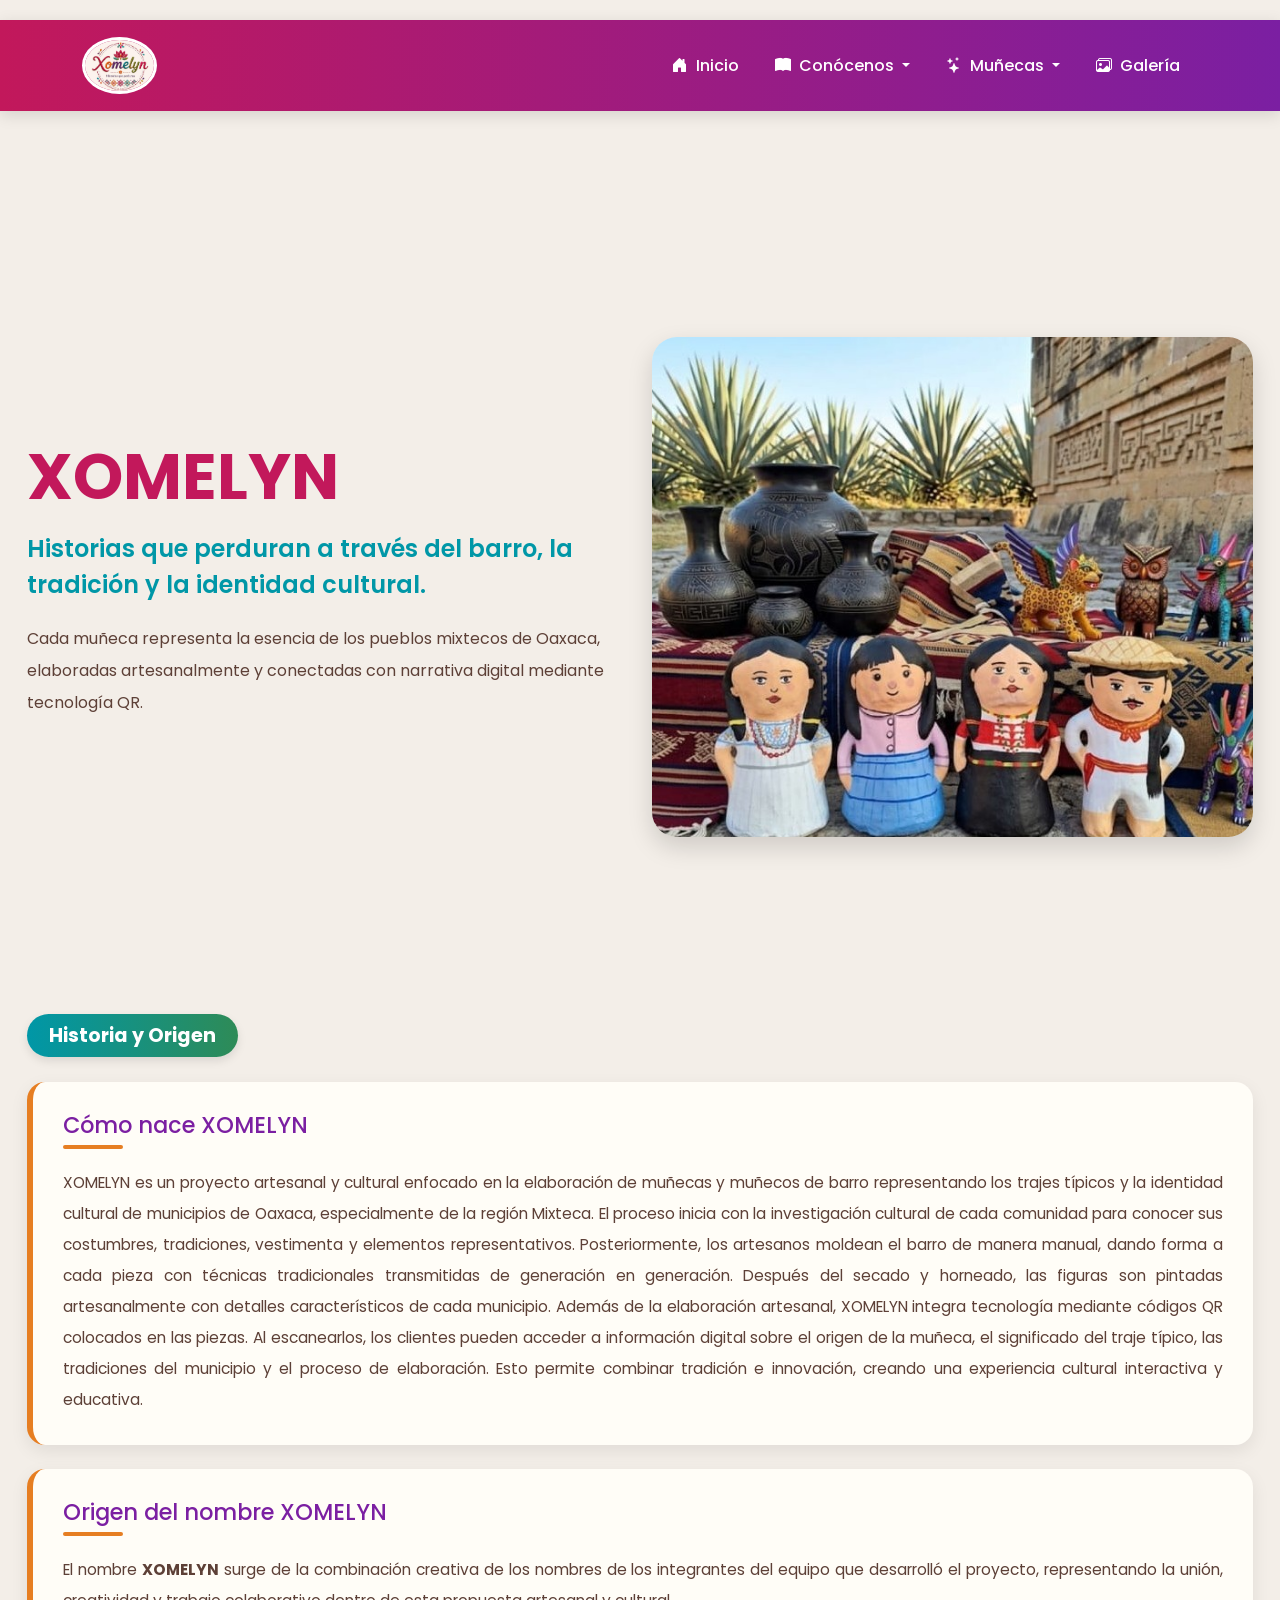
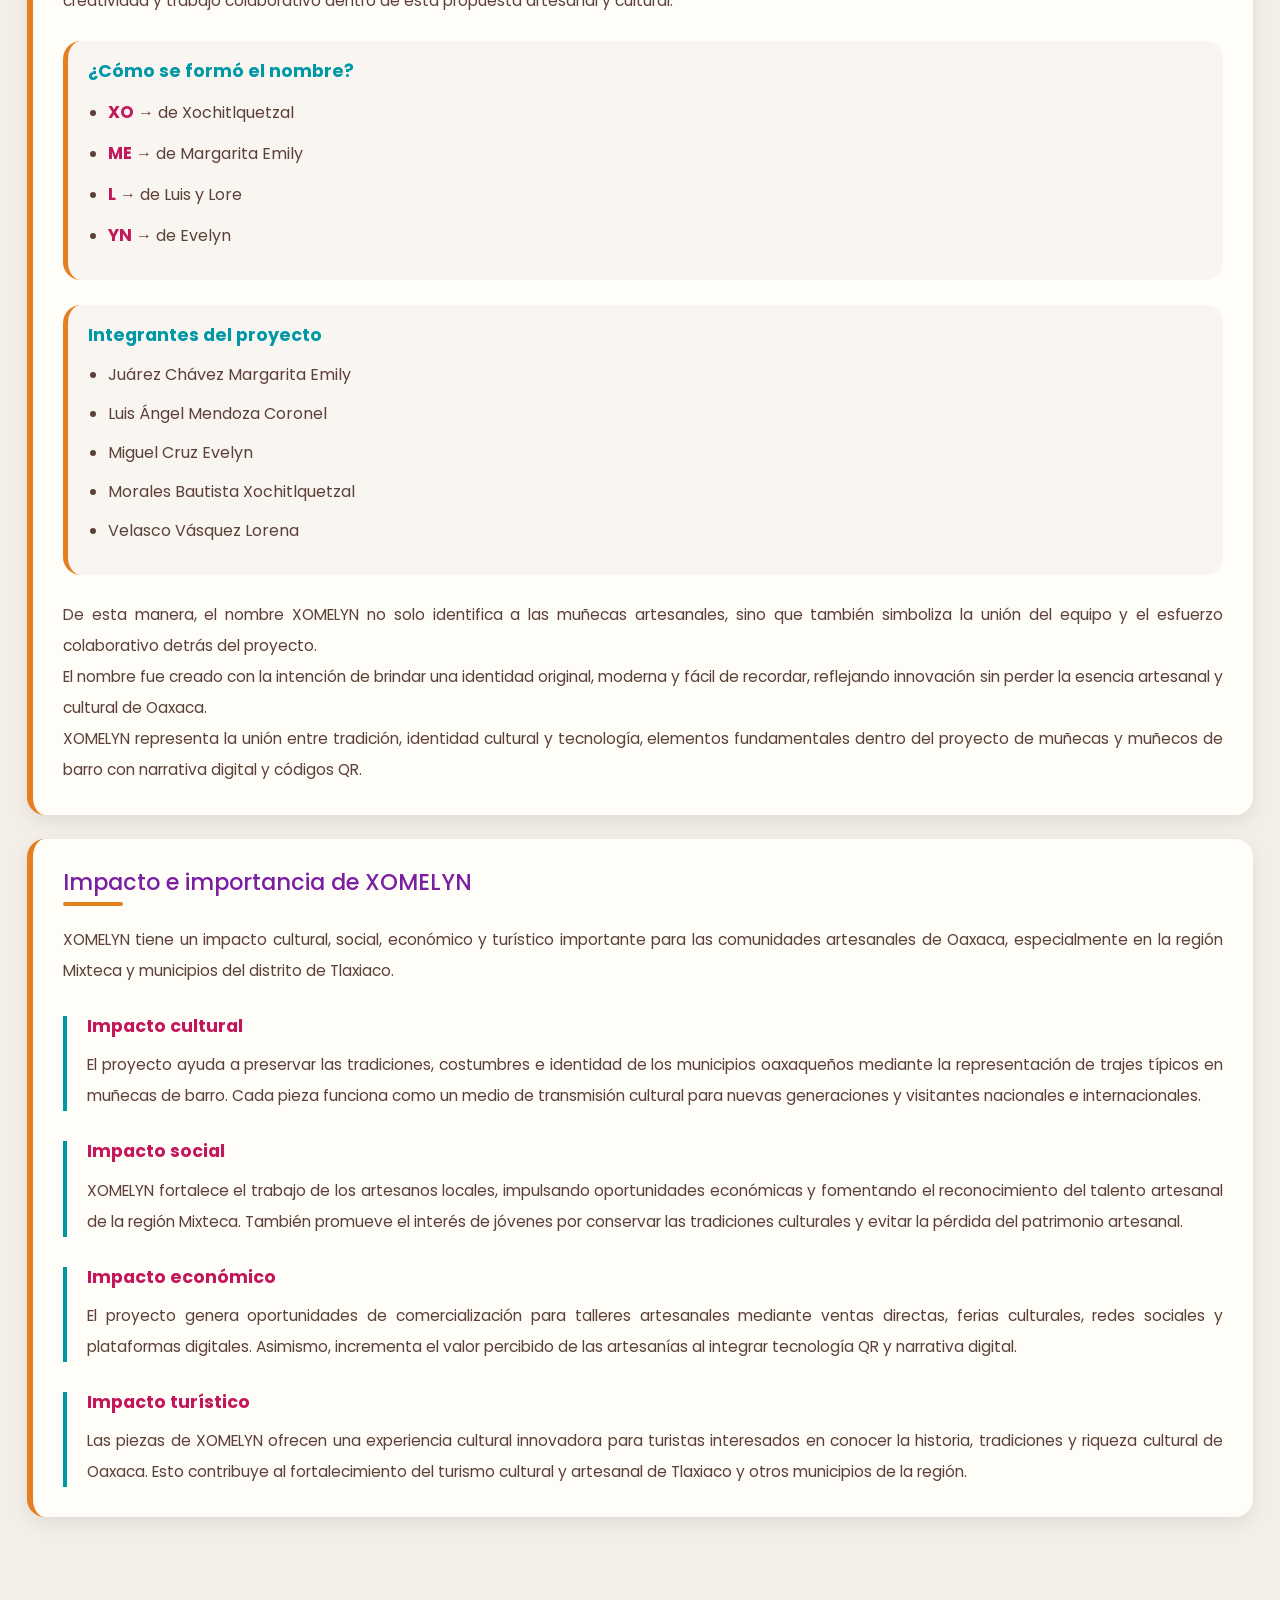
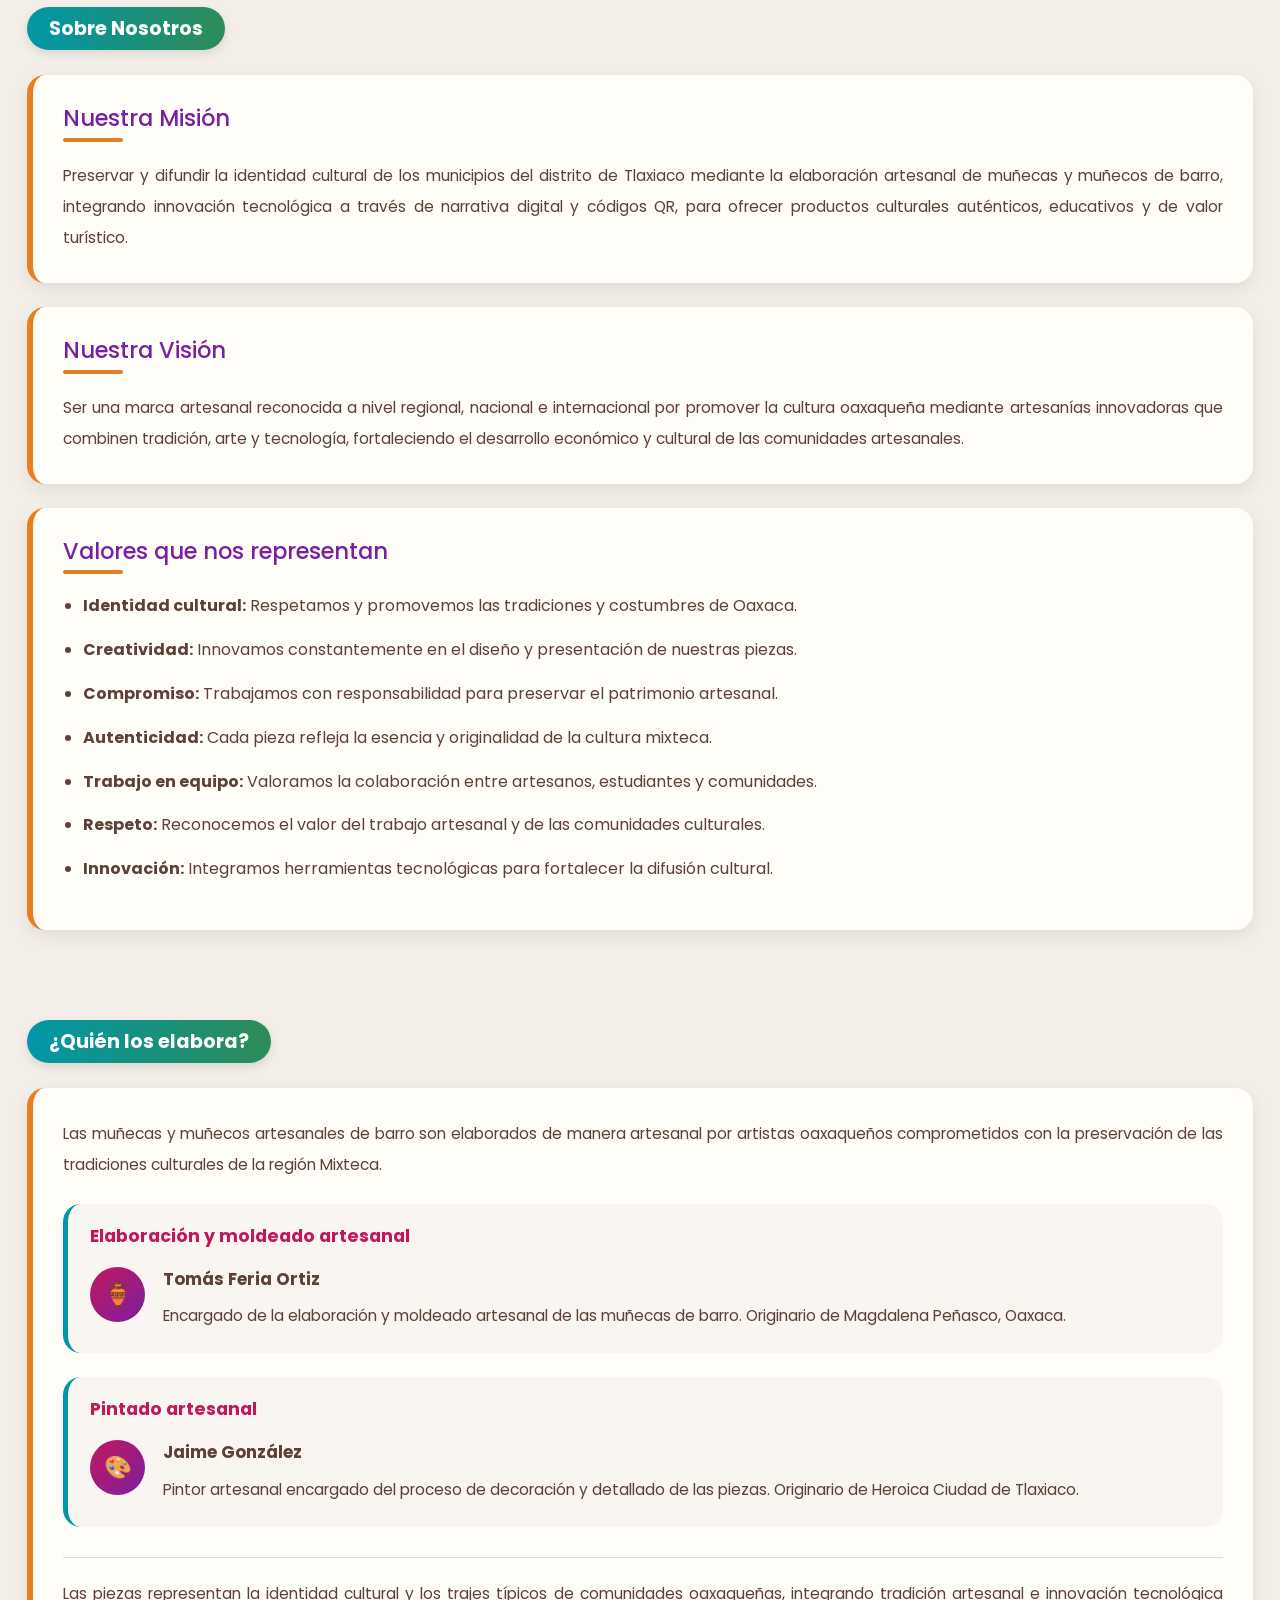
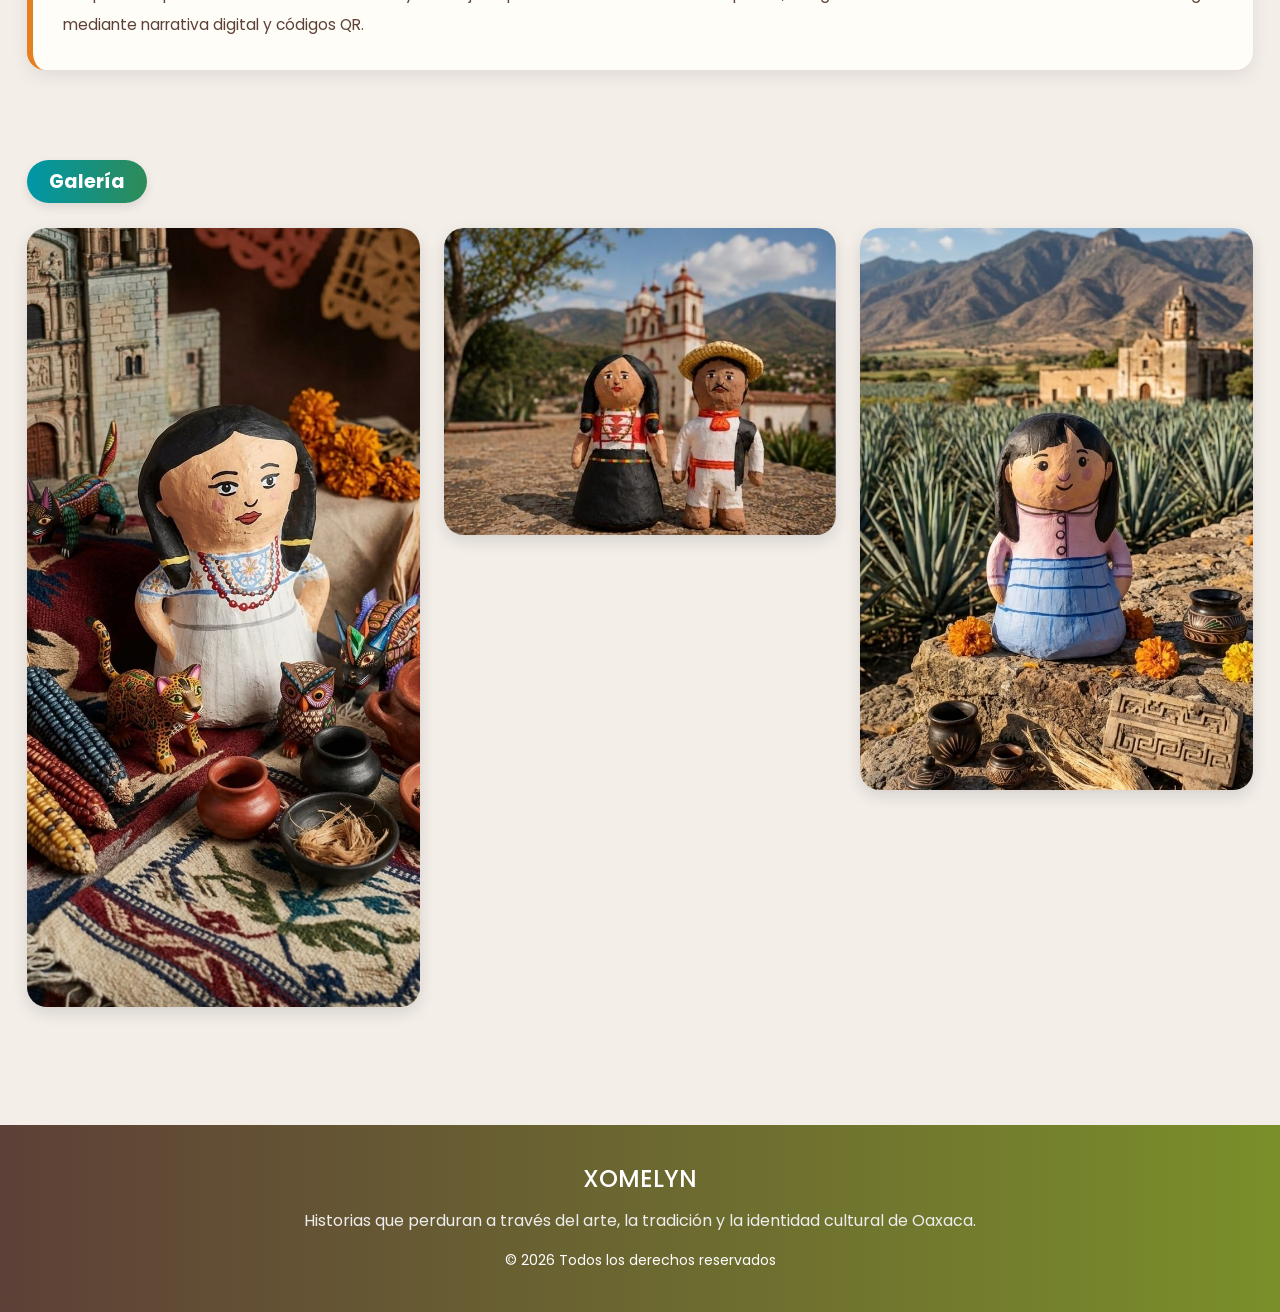
<file: index.html>
<!DOCTYPE html>
<html lang="es">

    <head>
        <meta charset="UTF-8">
        <meta name="viewport" content="width=device-width, initial-scale=1.0">
        <title>XOMELYN - Historias que perduran</title>
        <link rel="icon" type="image/png" href="images/xomelyn.jpeg">

        <!-- BOOTSTRAP -->
        <link
            href="https://cdn.jsdelivr.net/npm/bootstrap@5.3.3/dist/css/bootstrap.min.css"
            rel="stylesheet">

        <!-- ICONOS -->
        <link rel="stylesheet"
            href="https://cdn.jsdelivr.net/npm/bootstrap-icons@1.11.3/font/bootstrap-icons.min.css">

        <!-- GOOGLE FONTS -->
        <link
            href="https://fonts.googleapis.com/css2?family=Poppins:wght@300;400;500;600;700&display=swap"
            rel="stylesheet">

        <!-- CSS -->
        <link rel="stylesheet" href="style.css">
    </head>

    <body>

        <!-- NAVBAR -->
        <nav
            class="navbar navbar-expand-lg navbar-dark navbar-custom fixed-top">

            <div class="container">

                <!-- LOGO -->
                <a class="navbar-brand"
                    href="../index.html">

                    <img src="images/xomelyn.jpeg"
                        alt="XOMELYN"
                        width="75">

                </a>

                <!-- BOTON RESPONSIVE -->
                <button class="navbar-toggler"
                    type="button"
                    data-bs-toggle="collapse"
                    data-bs-target="#menuNav">

                    <span class="navbar-toggler-icon"></span>

                </button>

                <!-- MENU -->
                <div class="collapse navbar-collapse justify-content-end"
                    id="menuNav">

                    <ul class="navbar-nav align-items-lg-center">

                        <li class="nav-item">

                            <a class="nav-link"
                                href="index.html">

                                <i class="bi bi-house-door-fill me-1"></i>
                                Inicio

                            </a>

                        </li>

                        <!-- CONOCENOS -->
                        <li class="nav-item dropdown">

                            <a class="nav-link dropdown-toggle"
                                href="#"
                                role="button"
                                data-bs-toggle="dropdown">

                                <i class="bi bi-book-fill me-1"></i>
                                Conócenos

                            </a>

                            <ul class="dropdown-menu">

                                <li>
                                    <a class="dropdown-item"
                                        href="#historia">

                                        📖 Historia y Origen

                                    </a>
                                </li>

                                <li>
                                    <a class="dropdown-item"
                                        href="#nosotros">

                                        🌿 Sobre Nosotros

                                    </a>
                                </li>

                                <li>
                                    <a class="dropdown-item"
                                        href="#elabora">

                                        🏺 Quién las elabora

                                    </a>
                                </li>

                                <li>

                                    <a class="dropdown-item"
                                        href="#contacto">

                                        <i class="bi bi-envelope-fill me-1"></i>
                                        Contacto

                                    </a>

                                </li>

                            </ul>

                        </li>

                        <!-- MUÑECAS -->
                        <li class="nav-item dropdown">

                            <a class="nav-link dropdown-toggle"
                                href="#"
                                role="button"
                                data-bs-toggle="dropdown">

                                <i class="bi bi-stars me-1"></i>
                                Muñecas

                            </a>

                            <ul class="dropdown-menu">

                                <li>
                                    <a class="dropdown-item"
                                        href="munecas/santo-tomas.html">

                                        Santo Tomás Ocotepec

                                    </a>
                                </li>

                                <li>
                                    <a class="dropdown-item"
                                        href="munecas/san-miguel.html">

                                        San Miguel El Grande

                                    </a>
                                </li>

                                <li>
                                    <a class="dropdown-item"
                                        href="munecas/magdalena.html">

                                        Magdalena Peñasco

                                    </a>
                                </li>

                            </ul>

                        </li>

                        <!-- GALERIA -->
                        <li class="nav-item">

                            <a class="nav-link"
                                href="#galeria">

                                <i class="bi bi-images me-1"></i>

                                Galería

                            </a>

                        </li>

                    </ul>

                </div>

            </div>

        </nav>
        <!-- CONTENIDO -->
        <div class="container py-5 main-container">

            <!-- HERO -->
            <div class="row align-items-center hero-section">

                <div class="col-lg-6">

                    <h1 class="hero-title">
                        XOMELYN
                    </h1>

                    <p class="hero-text">
                        Historias que perduran a través del barro,
                        la tradición y la identidad cultural.
                    </p>

                    <p class="hero-description">
                        Cada muñeca representa la esencia de los pueblos
                        mixtecos de Oaxaca, elaboradas artesanalmente
                        y conectadas con narrativa digital mediante
                        tecnología QR.
                    </p>

                </div>

                <div class="col-lg-6">
                    <img src="images/inicio.jpeg"
                        class="hero-img"
                        alt="Muñeca XOMELYN">
                </div>

            </div>

            <!-- HISTORIA -->
            <section id="historia">

                <h2 class="section-title">
                    Historia y Origen
                </h2>

                <div class="card-dark mb-4">

                    <h5>Cómo nace XOMELYN</h5>

                    <p>
                        XOMELYN es un proyecto artesanal y cultural enfocado en
                        la elaboración de muñecas y muñecos de barro
                        representando los trajes típicos y la identidad cultural
                        de municipios de Oaxaca, especialmente de la región
                        Mixteca. El proceso inicia con la investigación cultural
                        de cada comunidad para conocer sus costumbres,
                        tradiciones, vestimenta y elementos representativos.
                        Posteriormente, los artesanos moldean el barro de manera
                        manual, dando forma a cada pieza con técnicas
                        tradicionales transmitidas de generación en generación.
                        Después del secado y horneado, las figuras son pintadas
                        artesanalmente con detalles característicos de cada
                        municipio.
                        Además de la elaboración artesanal, XOMELYN integra
                        tecnología mediante códigos QR colocados en las piezas.
                        Al escanearlos, los clientes pueden acceder a
                        información digital sobre el origen de la muñeca, el
                        significado del traje típico, las tradiciones del
                        municipio y el proceso de elaboración. Esto permite
                        combinar tradición e innovación, creando una experiencia
                        cultural interactiva y educativa.

                    </p>

                </div>

                <div class="card-dark mb-4">

                    <h5>Origen del nombre XOMELYN</h5>

                    <p class="mb-4">
                        El nombre <strong>XOMELYN</strong> surge de la
                        combinación creativa de los nombres de los integrantes
                        del equipo que desarrolló el proyecto, representando
                        la unión, creatividad y trabajo colaborativo dentro
                        de esta propuesta artesanal y cultural.
                    </p>

                    <div class="name-box">

                        <h6>¿Cómo se formó el nombre?</h6>

                        <ul class="name-list">
                            <li>
                                <strong>XO</strong> → de Xochitlquetzal
                            </li>

                            <li>
                                <strong>ME</strong> → de Margarita Emily
                            </li>

                            <li>
                                <strong>L</strong> → de Luis y Lore
                            </li>

                            <li>
                                <strong>YN</strong> → de Evelyn
                            </li>
                        </ul>

                    </div>

                    <div class="team-box">

                        <h6>Integrantes del proyecto</h6>

                        <ul class="team-list">

                            <li>Juárez Chávez Margarita Emily</li>

                            <li>Luis Ángel Mendoza Coronel</li>

                            <li>Miguel Cruz Evelyn</li>

                            <li>Morales Bautista Xochitlquetzal</li>

                            <li>Velasco Vásquez Lorena</li>

                        </ul>

                    </div>

                    <div class="mt-4">
                        <p>
                            De esta manera, el nombre XOMELYN no solo identifica
                            a las muñecas artesanales, sino que también
                            simboliza
                            la unión del equipo y el esfuerzo colaborativo
                            detrás
                            del proyecto.
                        </p>

                        <p>
                            El nombre fue creado con la intención de brindar una
                            identidad original, moderna y fácil de recordar,
                            reflejando innovación sin perder la esencia
                            artesanal
                            y cultural de Oaxaca.
                        </p>

                        <p>
                            XOMELYN representa la unión entre tradición,
                            identidad cultural y tecnología, elementos
                            fundamentales dentro del proyecto de muñecas
                            y muñecos de barro con narrativa digital y
                            códigos QR.
                        </p>
                    </div>

                </div>

                <div class="card-dark">

                    <h5>Impacto e importancia de XOMELYN</h5>

                    <p class="mb-4">
                        XOMELYN tiene un impacto cultural, social,
                        económico y turístico importante para las
                        comunidades artesanales de Oaxaca,
                        especialmente en la región Mixteca y
                        municipios del distrito de Tlaxiaco.
                    </p>

                    <div class="impact-item">
                        <h6>Impacto cultural</h6>

                        <p>
                            El proyecto ayuda a preservar las
                            tradiciones, costumbres e identidad de
                            los municipios oaxaqueños mediante la
                            representación de trajes típicos en
                            muñecas de barro. Cada pieza funciona
                            como un medio de transmisión cultural
                            para nuevas generaciones y visitantes
                            nacionales e internacionales.
                        </p>
                    </div>

                    <div class="impact-item">
                        <h6>Impacto social</h6>

                        <p>
                            XOMELYN fortalece el trabajo de los
                            artesanos locales, impulsando
                            oportunidades económicas y fomentando
                            el reconocimiento del talento artesanal
                            de la región Mixteca. También promueve
                            el interés de jóvenes por conservar las
                            tradiciones culturales y evitar la pérdida
                            del patrimonio artesanal.
                        </p>
                    </div>

                    <div class="impact-item">
                        <h6>Impacto económico</h6>

                        <p>
                            El proyecto genera oportunidades de
                            comercialización para talleres artesanales
                            mediante ventas directas, ferias culturales,
                            redes sociales y plataformas digitales.
                            Asimismo, incrementa el valor percibido
                            de las artesanías al integrar tecnología QR
                            y narrativa digital.
                        </p>
                    </div>

                    <div class="impact-item">
                        <h6>Impacto turístico</h6>

                        <p>
                            Las piezas de XOMELYN ofrecen una
                            experiencia cultural innovadora para
                            turistas interesados en conocer la historia,
                            tradiciones y riqueza cultural de Oaxaca.
                            Esto contribuye al fortalecimiento del turismo
                            cultural y artesanal de Tlaxiaco y otros
                            municipios de la región.
                        </p>
                    </div>

                </div>

            </section>

            <!-- SOBRE NOSOTROS -->
            <section id="nosotros">

                <h2 class="section-title">
                    Sobre Nosotros
                </h2>

                <div class="card-dark mb-4">

                    <h5>Nuestra Misión</h5>

                    <p>
                        Preservar y difundir la identidad cultural de los
                        municipios del distrito de Tlaxiaco mediante la
                        elaboración artesanal de muñecas y muñecos de barro,
                        integrando innovación tecnológica a través de narrativa
                        digital y códigos QR, para ofrecer productos culturales
                        auténticos, educativos y de valor turístico.
                    </p>

                </div>

                <div class="card-dark mb-4">

                    <h5>Nuestra Visión</h5>

                    <p>
                        Ser una marca artesanal reconocida a nivel regional,
                        nacional e internacional por promover la cultura
                        oaxaqueña mediante artesanías innovadoras que combinen
                        tradición, arte y tecnología, fortaleciendo el
                        desarrollo económico y cultural de las comunidades
                        artesanales.
                    </p>

                </div>

                <div class="card-dark">

                    <h5>Valores que nos representan</h5>

                    <ul class="values-list">

                        <li>
                            <strong>Identidad cultural:</strong>
                            Respetamos y promovemos las tradiciones y costumbres
                            de Oaxaca.
                        </li>

                        <li>
                            <strong>Creatividad:</strong>
                            Innovamos constantemente en el diseño y presentación
                            de nuestras piezas.
                        </li>

                        <li>
                            <strong>Compromiso:</strong>
                            Trabajamos con responsabilidad para preservar el
                            patrimonio artesanal.
                        </li>

                        <li>
                            <strong>Autenticidad:</strong>
                            Cada pieza refleja la esencia y originalidad de la
                            cultura mixteca.
                        </li>

                        <li>
                            <strong>Trabajo en equipo:</strong>
                            Valoramos la colaboración entre artesanos,
                            estudiantes y comunidades.
                        </li>

                        <li>
                            <strong>Respeto:</strong>
                            Reconocemos el valor del trabajo artesanal y de las
                            comunidades culturales.
                        </li>

                        <li>
                            <strong>Innovación:</strong>
                            Integramos herramientas tecnológicas para fortalecer
                            la difusión cultural.
                        </li>

                    </ul>

                </div>

            </section>

            <!-- QUIÉN LOS ELABORA -->
            <section id="elabora">

                <h2 class="section-title">
                    ¿Quién los elabora?
                </h2>

                <div class="card-dark">

                    <p class="mb-4">
                        Las muñecas y muñecos artesanales de barro
                        son elaborados de manera artesanal por
                        artistas oaxaqueños comprometidos con la
                        preservación de las tradiciones culturales
                        de la región Mixteca.
                    </p>

                    <div class="artisan-box">

                        <h6>Elaboración y moldeado artesanal</h6>

                        <div class="artisan-item">

                            <div class="artisan-icon">
                                🏺
                            </div>

                            <div>
                                <strong>Tomás Feria Ortiz</strong>

                                <p>
                                    Encargado de la elaboración y moldeado
                                    artesanal de las muñecas de barro.
                                    Originario de Magdalena Peñasco, Oaxaca.
                                </p>
                            </div>

                        </div>

                    </div>

                    <div class="artisan-box mt-4">

                        <h6>Pintado artesanal</h6>

                        <div class="artisan-item">

                            <div class="artisan-icon">
                                🎨
                            </div>

                            <div>
                                <strong>Jaime González</strong>

                                <p>
                                    Pintor artesanal encargado del proceso
                                    de decoración y detallado de las piezas.
                                    Originario de Heroica Ciudad de Tlaxiaco.
                                </p>
                            </div>

                        </div>

                    </div>

                    <div class="artisan-footer">

                        <p>
                            Las piezas representan la identidad cultural
                            y los trajes típicos de comunidades oaxaqueñas,
                            integrando tradición artesanal e innovación
                            tecnológica mediante narrativa digital y
                            códigos QR.
                        </p>

                    </div>

                </div>

            </section>

            <!-- GALERIA -->
            <section id="galeria">

                <h2 class="section-title">
                    Galería
                </h2>

                <div class="row g-4">

                    <div class="col-md-4">
                        <img src="images/san_miguel.jpeg"
                            class="img-fluid">
                    </div>

                    <div class="col-md-4">
                        <img src="images/ocotepec.jpeg"
                            class="img-fluid">
                    </div>

                    <div class="col-md-4">
                        <img src="images/magdalena.jpeg"
                            class="img-fluid">
                    </div>

                </div>

            </section>

        </div>

        <!-- FOOTER -->
        <footer id="contacto">

            <h4>XOMELYN</h4>

            <p>
                Historias que perduran a través del arte,
                la tradición y la identidad cultural de Oaxaca.
            </p>

            <small>
                © 2026 Todos los derechos reservados
            </small>

        </footer>

        <!-- Bootstrap -->
        <script
            src="https://cdn.jsdelivr.net/npm/bootstrap@5.3.3/dist/js/bootstrap.bundle.min.js"></script>

    </body>

</html>
</file>
<file: style.css>
html {
  scroll-behavior: smooth;
}

body {
  background-color: #f3eee8;
  color: #5d4037;
  font-family: "Poppins", sans-serif;
  padding-top: 20px;
}

/* =========================
           NAVBAR
        ========================= */
.navbar-custom {
  background: linear-gradient(90deg, #c2185b, #7b1fa2);
  padding: 12px 0;
  box-shadow: 0 4px 15px rgba(0, 0, 0, 0.12);

  position: sticky;
  top: 0;
  z-index: 9999;

  backdrop-filter: blur(8px);
}

.navbar-brand img {
  border-radius: 50%;
  object-fit: cover;
  border: 3px solid #fff;
}

.nav-link {
  color: #fff !important;
  margin: 0 10px;
  font-weight: 500;
  transition: 0.3s;
}

.nav-link:hover {
  color: #ffd54f !important;
  transform: translateY(-2px);
}

.dropdown-menu {
  background-color: #7b1fa2;
  border: none;
  border-radius: 15px;
}

.dropdown-item {
  color: white;
}

.dropdown-item:hover {
  background-color: #0097a7;
  color: white;
}

.navbar-toggler {
  border: 2px solid rgba(255, 255, 255, 0.4);
}

/* =========================
           CONTENEDOR
        ========================= */
.main-container {
  max-width: 1250px;
}

/* =========================
           HERO
        ========================= */
.hero-section {
  min-height: 75vh;
  display: flex;
  align-items: center;
}

.hero-title {
  font-size: 4rem;
  font-weight: 700;
  color: #c2185b;
  margin-bottom: 15px;
}

.hero-text {
  font-size: 1.5rem;
  color: #0097a7;
  font-weight: 600;
}

.hero-description {
  font-size: 1rem;
  line-height: 2;
  margin-top: 20px;
}

.hero-img {
  width: 100%;
  border-radius: 25px;
  object-fit: cover;
  max-height: 500px;
  box-shadow: 0 10px 25px rgba(0, 0, 0, 0.15);
}

/* =========================
           SECCIONES
        ========================= */
section {
  margin-top: 90px !important;
  scroll-margin-top: 120px;
}

.section-title {
  display: inline-block;
  background: linear-gradient(90deg, #0097a7, #2e8b57);
  color: white;
  padding: 10px 22px;
  border-radius: 30px;
  font-weight: bold;
  margin-bottom: 25px;
  font-size: 1.2rem;
  box-shadow: 0 4px 10px rgba(0, 0, 0, 0.1);
}

/* =========================
           CARDS
        ========================= */
.card-dark {
  background-color: #fffdf7;
  border: none;
  border-left: 6px solid #e67e22;
  border-radius: 18px;
  padding: 30px;
  color: #5d4037;
  box-shadow: 0 6px 18px rgba(0, 0, 0, 0.08);
  transition: 0.3s;
}

.card-dark:hover {
  transform: translateY(-5px);
}

.card-dark h5 {
  font-size: 1.4rem;
  margin-bottom: 18px;
  color: #7b1fa2;
  position: relative;
  padding-bottom: 10px;
}

.card-dark h5::after {
  content: "";
  width: 60px;
  height: 4px;
  background: #e67e22;
  position: absolute;
  left: 0;
  bottom: 0;
  border-radius: 10px;
}

.card-dark p {
  text-align: justify;
  font-size: 15.5px;
  line-height: 2;
  margin-bottom: 0;
}

.impact-item {
  margin-top: 30px;
  padding-left: 20px;
  border-left: 4px solid #0097a7;
}

.impact-item h6 {
  color: #c2185b;
  font-size: 1.1rem;
  font-weight: 700;
  margin-bottom: 12px;
}

.impact-item p {
  margin-bottom: 0;
}

.name-box,
.team-box{
    background: #F9F5F1;
    padding: 20px;
    border-radius: 18px;
    margin-top: 25px;
    border-left: 5px solid #E67E22;
}

.name-box h6,
.team-box h6{
    color: #0097A7;
    font-weight: 700;
    margin-bottom: 15px;
    font-size: 1.1rem;
}

.name-list,
.team-list{
    padding-left: 20px;
    margin-bottom: 0;
}

.name-list li,
.team-list li{
    margin-bottom: 10px;
    line-height: 1.8;
}

.name-list strong{
    color: #C2185B;
    font-size: 1.05rem;
}

/* =========================
           LISTAS
        ========================= */
.values-list {
  padding-left: 20px;
}

.values-list li {
  margin-bottom: 15px;
  line-height: 1.8;
}

/* =========================
           MAPA
        ========================= */
.map-box iframe {
  width: 100%;
  height: 260px;
  border: none;
  border-radius: 20px;
  box-shadow: 0 6px 18px rgba(0, 0, 0, 0.12);
}

/* =========================
           QUIEN ELABORA
        ========================= */
.artisan-box{
    background: #F9F5F1;
    padding: 22px;
    border-radius: 18px;
    border-left: 5px solid #0097A7;
}

.artisan-box h6{
    color: #C2185B;
    font-size: 1.1rem;
    font-weight: 700;
    margin-bottom: 20px;
}

.artisan-item{
    display: flex;
    gap: 18px;
    align-items: flex-start;
}

.artisan-icon{
    width: 55px;
    height: 55px;
    background: linear-gradient(135deg, #C2185B, #7B1FA2);
    color: white;
    border-radius: 50%;
    display: flex;
    align-items: center;
    justify-content: center;
    font-size: 1.4rem;
    flex-shrink: 0;
}

.artisan-item strong{
    display: block;
    font-size: 1.05rem;
    color: #5D4037;
    margin-bottom: 8px;
}

.artisan-item p{
    margin-bottom: 0;
}

.artisan-footer{
    margin-top: 30px;
    padding-top: 20px;
    border-top: 1px solid #ddd;
}

/* =========================
           GALERIA
        ========================= */
#galeria img {
  border-radius: 20px;
  transition: 0.4s;
  box-shadow: 0 6px 16px rgba(0, 0, 0, 0.12);
}

#galeria img:hover {
  transform: scale(1.03);
}

/* =========================
           FOOTER
        ========================= */
footer {
  background: linear-gradient(90deg, #5d4037, #7a8f2a);
  text-align: center;
  padding: 40px 20px;
  margin-top: 70px;
  color: white;
}

footer h4 {
  color: white;
  margin-bottom: 15px;
}

footer p {
  max-width: 700px;
  margin: auto;
  margin-bottom: 15px;
  color: #eee;
}

/* =========================
           RESPONSIVE
        ========================= */
@media (max-width: 768px) {
  .hero-title {
    font-size: 2.8rem;
  }

  .hero-text {
    font-size: 1.2rem;
  }

  .hero-section {
    text-align: center;
  }

  .hero-img {
    margin-top: 30px;
  }
}

.vestimenta-img{
    width: 100%;
    border-radius: 22px;
    object-fit: cover;
    box-shadow: 0 10px 25px rgba(0,0,0,0.15);
    transition: .4s;
}

.vestimenta-img:hover{
    transform: scale(1.02);
}
.tradiciones-img{
    width: 100%;
    border-radius: 22px;
    object-fit: cover;
    box-shadow: 0 10px 25px rgba(0,0,0,0.15);
    transition: .4s;
}

.tradiciones-img:hover{
    transform: scale(1.02);
}

.tradicion-item{
    display: flex;
    gap: 18px;
    margin-top: 25px;
    align-items: flex-start;
}

.tradicion-icon{
    width: 55px;
    height: 55px;
    background: linear-gradient(135deg,#0097A7,#2E8B57);
    border-radius: 50%;
    display: flex;
    align-items: center;
    justify-content: center;
    font-size: 1.3rem;
    color: white;
    flex-shrink: 0;
}

.tradicion-item h6{
    color: #C2185B;
    font-weight: 700;
    margin-bottom: 8px;
}

.tradicion-item p{
    margin-bottom: 0;
}
.video-card{
    background: #F9F5F1;
    border-radius: 22px;
    overflow: hidden;
    box-shadow: 0 8px 20px rgba(0,0,0,0.08);
    transition: .3s;
    height: 100%;
}

.video-card:hover{
    transform: translateY(-5px);
}

.video-card iframe{
    width: 100%;
    height: 280px;
    border: none;
}

.video-info{
    padding: 20px;
}

.video-info h6{
    color: #C2185B;
    font-weight: 700;
    margin-bottom: 12px;
}

.video-info p{
    margin-bottom: 0;
}
.route-card{
    background: #F9F5F1;
    border-radius: 22px;
    overflow: hidden;
    box-shadow: 0 8px 20px rgba(0,0,0,0.08);
    transition: .3s;
    height: 100%;
}

.route-card:hover{
    transform: translateY(-5px);
}

.route-img{
    width: 100%;
    height: 250px;
    object-fit: cover;
}

.route-content{
    padding: 22px;
}

.route-content h6{
    color: #C2185B;
    font-weight: 700;
    margin-bottom: 15px;
}

.route-content ul{
    padding-left: 18px;
    margin-top: 15px;
}

.route-content li{
    margin-bottom: 8px;
}

.route-location{
    margin-top: 20px;
    display: flex;
    align-items: center;
    gap: 10px;
    color: #0097A7;
    font-weight: 600;
}

.route-cultural{
    background: #F9F5F1;
    padding: 25px;
    border-radius: 22px;
    border-left: 5px solid #E67E22;
}

.route-cultural h6{
    color: #C2185B;
    font-weight: 700;
    margin-bottom: 15px;
}

.cultural-grid{
    display: grid;
    grid-template-columns: repeat(auto-fit,minmax(220px,1fr));
    gap: 18px;
    margin-top: 25px;
}

.cultural-item{
    background: white;
    padding: 18px;
    border-radius: 15px;
    display: flex;
    align-items: center;
    gap: 12px;
    box-shadow: 0 4px 12px rgba(0,0,0,0.06);
}

.cultural-item i{
    color: #0097A7;
    font-size: 1.2rem;
}

.map-section h6{
    color: #C2185B;
    font-weight: 700;
}
.legend-grid{
    display: grid;
    grid-template-columns: repeat(auto-fit,minmax(280px,1fr));
    gap: 25px;
    margin-top: 35px;
}

.legend-item{
    background: #F9F5F1;
    padding: 28px;
    border-radius: 22px;
    border-top: 5px solid #7B1FA2;
    box-shadow: 0 8px 18px rgba(0,0,0,0.08);
    transition: .3s;
    height: 100%;
}

.legend-item:hover{
    transform: translateY(-5px);
}

.legend-icon{
    width: 65px;
    height: 65px;
    border-radius: 50%;
    background: linear-gradient(135deg,#7B1FA2,#C2185B);
    display: flex;
    align-items: center;
    justify-content: center;
    font-size: 1.5rem;
    margin-bottom: 20px;
    color: white;
}

.legend-item h6{
    color: #5D4037;
    font-weight: 700;
    margin-bottom: 18px;
    line-height: 1.5;
}

.legend-item p{
    margin-bottom: 15px;
    line-height: 1.8;
}
.economy-img{
    width: 100%;
    border-radius: 22px;
    object-fit: cover;
    box-shadow: 0 10px 25px rgba(0,0,0,0.15);
    transition: .4s;
}

.economy-img:hover{
    transform: scale(1.02);
}

.economy-item{
    display: flex;
    gap: 18px;
    margin-top: 28px;
    align-items: flex-start;
}

.economy-icon{
    width: 58px;
    height: 58px;
    border-radius: 50%;
    background: linear-gradient(135deg,#2E8B57,#0097A7);
    display: flex;
    align-items: center;
    justify-content: center;
    font-size: 1.4rem;
    color: white;
    flex-shrink: 0;
}

.economy-item h6{
    color: #C2185B;
    font-weight: 700;
    margin-bottom: 8px;
}

.population-box{
    background: #F9F5F1;
    padding: 25px;
    border-radius: 20px;
    border-left: 5px solid #E67E22;
}

.population-box h6{
    color: #5D4037;
    font-weight: 700;
    margin-bottom: 15px;
}

.population-number{
    font-size: 3rem;
    font-weight: 800;
    color: #C2185B;
    line-height: 1;
    margin-bottom: 10px;
}
.genero-img{
    width: 100%;
    border-radius: 22px;
    object-fit: cover;
    box-shadow: 0 10px 25px rgba(0,0,0,0.15);
    transition: .4s;
}

.genero-img:hover{
    transform: scale(1.02);
}

.genero-item{
    display: flex;
    gap: 18px;
    margin-top: 28px;
    align-items: flex-start;
}

.genero-icon{
    width: 58px;
    height: 58px;
    border-radius: 50%;
    background: linear-gradient(135deg,#C2185B,#E67E22);
    display: flex;
    align-items: center;
    justify-content: center;
    font-size: 1.4rem;
    color: white;
    flex-shrink: 0;
}

.genero-item h6{
    color: #7B1FA2;
    font-weight: 700;
    margin-bottom: 8px;
}

.genero-item p{
    margin-bottom: 0;
}
html{
    scroll-behavior: smooth;
    scroll-padding-top: 100px;
}

.main-container{
    margin-top: 90px;
}
.video-card{
    display: block;
    background: #1b1b1b;
    border-radius: 20px;
    overflow: hidden;
    transition: .3s ease;
    height: 100%;
    border: 1px solid rgba(255,255,255,.08);
}

.video-card:hover{
    transform: translateY(-5px);
    box-shadow: 0 10px 25px rgba(0,0,0,.35);
}

.video-thumbnail{
    width: 100%;
    height: 260px;
    object-fit: cover;
}

.video-info{
    padding: 20px;
    color: #fff;
}

.video-info h6{
    font-weight: 600;
    margin-bottom: 10px;
}

.video-info p{
    opacity: .8;
    font-size: 15px;
}

.video-btn{
    display: inline-block;
    margin-top: 10px;
    color: #d4af37;
    font-weight: 500;
}
</file>
